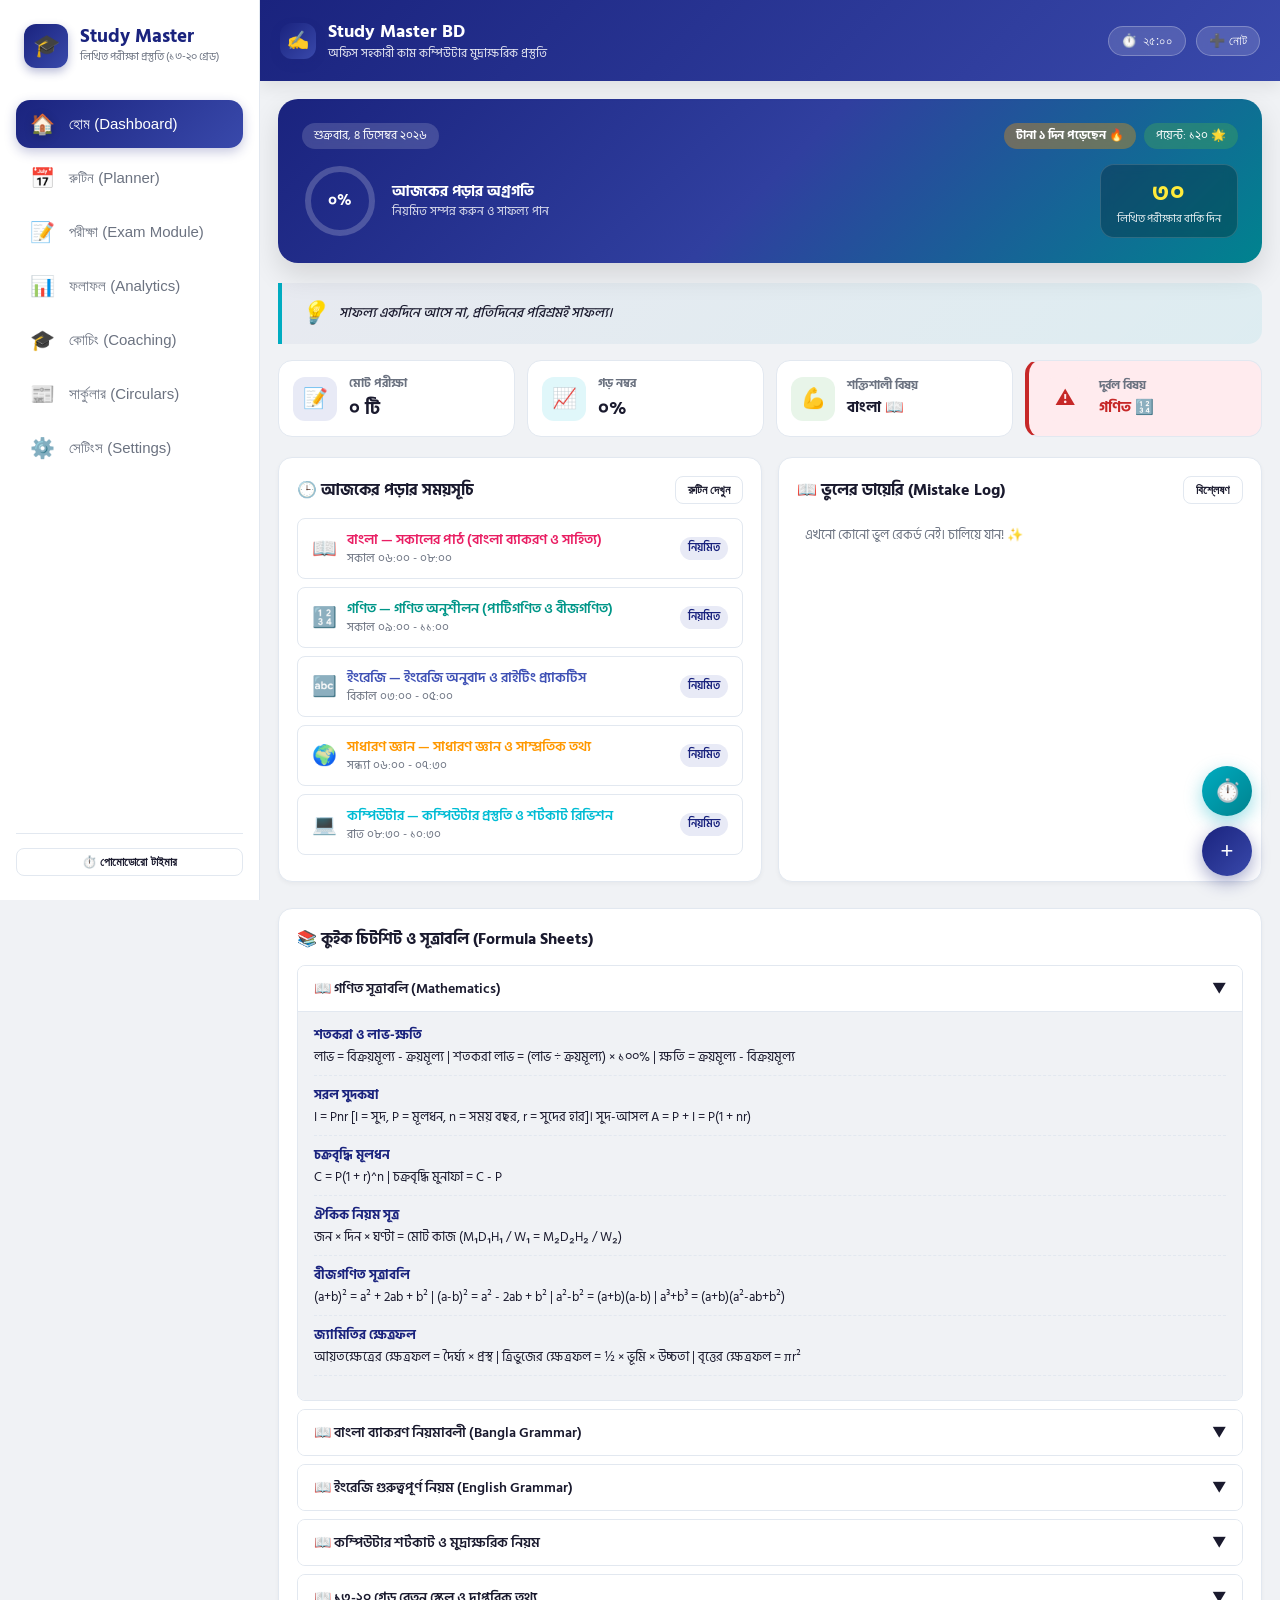
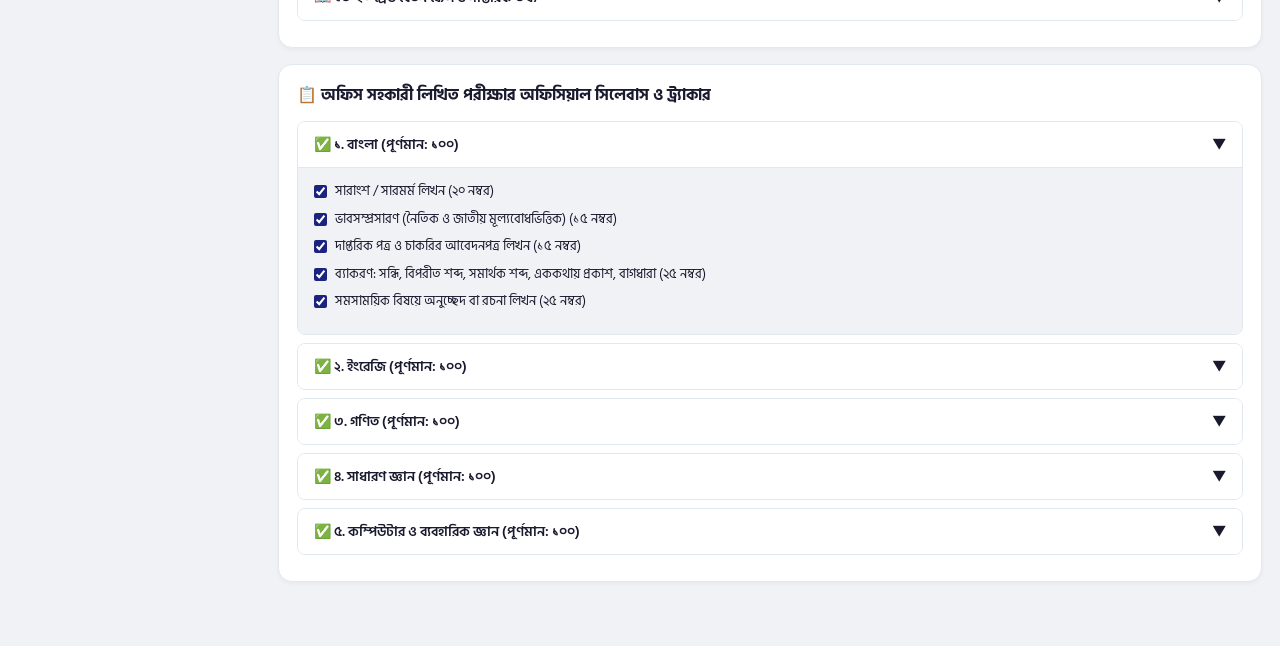
<file: index.html>
<!DOCTYPE html>
<html lang="bn">
<head>
  <meta charset="UTF-8">
  <meta http-equiv="refresh" content="0; url=app/src/main/assets/index.html">
  <title>Study Master — বাংলাদেশ সরকারি চাকরির লিখিত পরীক্ষা প্রস্তুতি</title>
</head>
<body style="font-family: sans-serif; display: flex; align-items: center; justify-content: center; height: 100vh; background: #f0f2f5; margin: 0;">
  <div style="text-align: center; background: white; padding: 30px; border-radius: 16px; box-shadow: 0 4px 20px rgba(0,0,0,0.1);">
    <h2 style="color: #1a237e;">🎓 Study Master</h2>
    <p>লোড হচ্ছে... স্বয়ংক্রিয়ভাবে না গেলে <a href="app/src/main/assets/index.html" style="color: #00acc1; font-weight: bold;">এখানে ক্লিক করুন</a></p>
  </div>
</body>
</html>
</file>
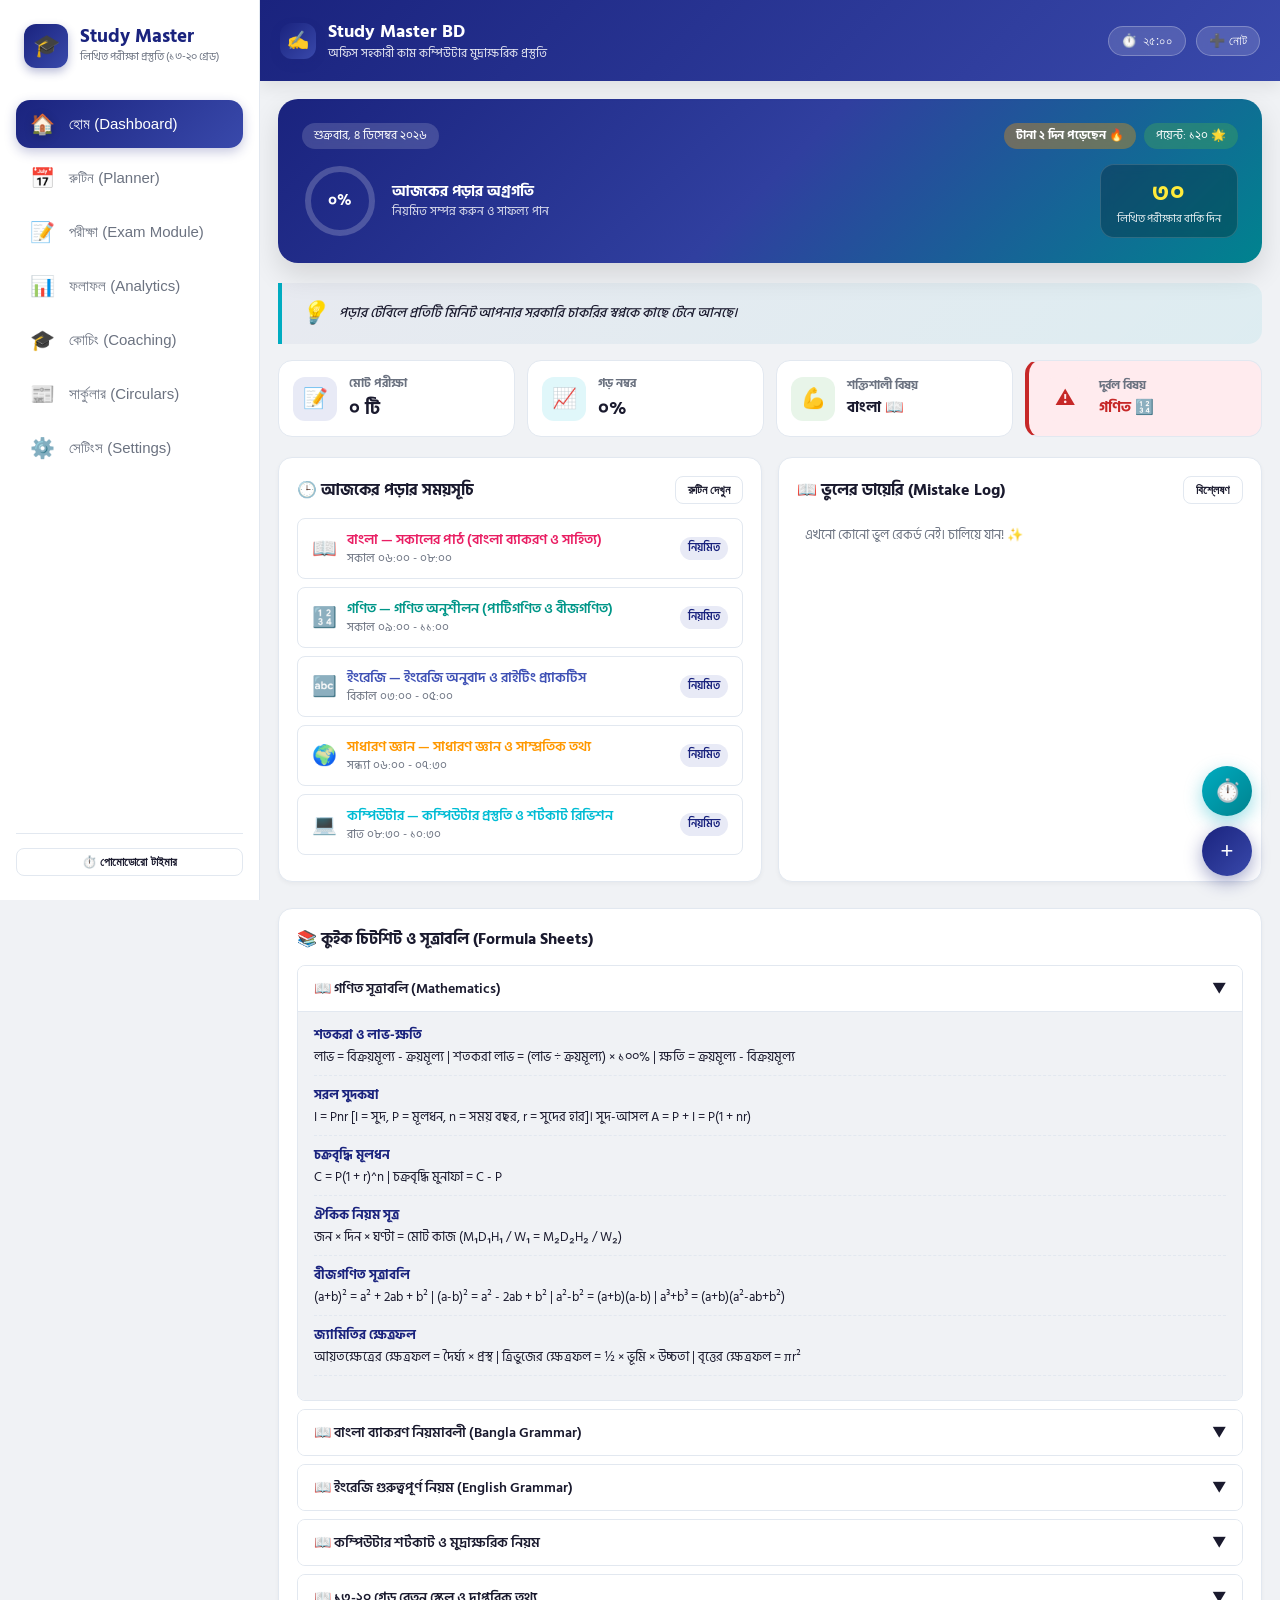
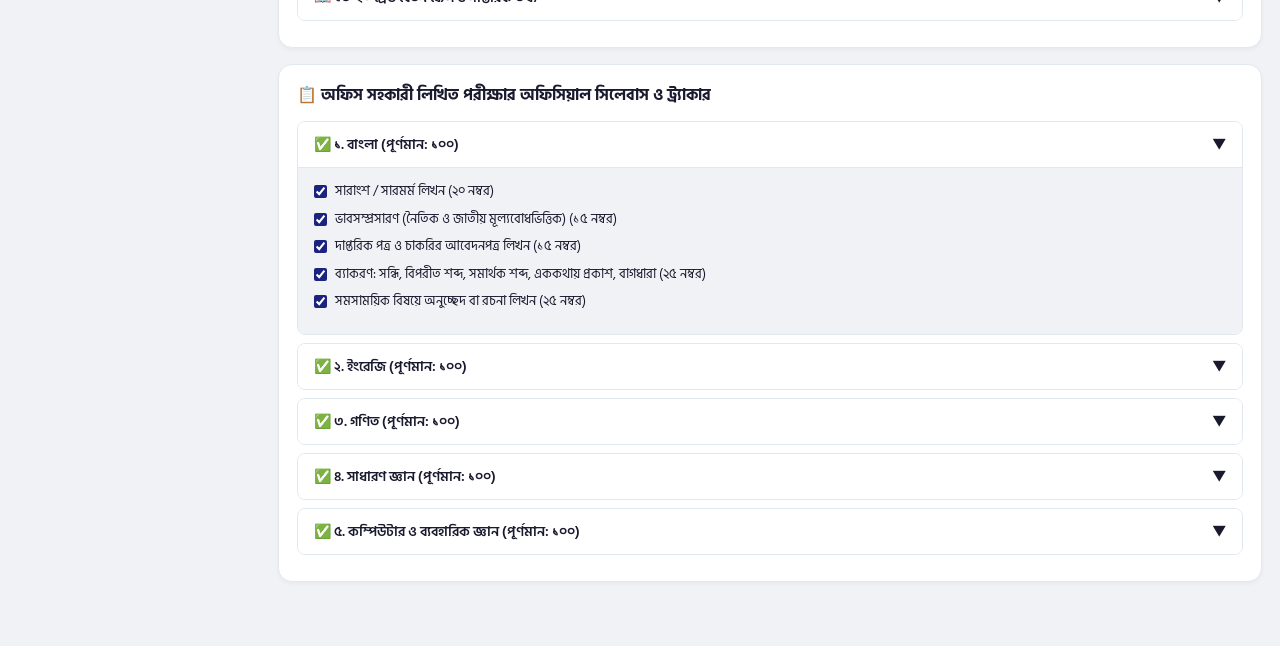
<file: app/src/main/assets/index.html>
<!DOCTYPE html>
<html lang="bn">
<head>
  <meta charset="UTF-8">
  <meta name="viewport" content="width=device-width, initial-scale=1.0, maximum-scale=1.0, user-scalable=no">
  <title>Study Master — বাংলাদেশ সরকারি চাকরির লিখিত পরীক্ষা প্রস্তুতি</title>
  <!-- Google Fonts: Hind Siliguri + Inter -->
  <link rel="preconnect" href="https://fonts.googleapis.com">
  <link rel="preconnect" href="https://fonts.gstatic.com" crossorigin>
  <link href="https://fonts.googleapis.com/css2?family=Hind+Siliguri:wght@400;500;600;700&family=Inter:wght@400;600;700;800&display=swap" rel="stylesheet">
  <link rel="stylesheet" href="style.css">
</head>
<body class="font-medium">

  <canvas id="confetti-canvas"></canvas>
  <div id="toast-container" class="toast-container"></div>

  <!-- App Main Structure -->
  <div class="app-container">
    
    <!-- Desktop Sidebar -->
    <aside class="app-sidebar">
      <div class="brand-header">
        <div class="brand-logo">🎓</div>
        <div class="brand-info">
          <h1>Study Master</h1>
          <p>লিখিত পরীক্ষা প্রস্তুতি (১৩-২০ গ্রেড)</p>
        </div>
      </div>
      <nav class="sidebar-nav">
        <button class="nav-link active" data-section="dashboard">
          <span class="nav-icon">🏠</span>
          <span>হোম (Dashboard)</span>
        </button>
        <button class="nav-link" data-section="routine">
          <span class="nav-icon">📅</span>
          <span>রুটিন (Planner)</span>
        </button>
        <button class="nav-link" data-section="exam">
          <span class="nav-icon">📝</span>
          <span>পরীক্ষা (Exam Module)</span>
        </button>
        <button class="nav-link" data-section="analytics">
          <span class="nav-icon">📊</span>
          <span>ফলাফল (Analytics)</span>
        </button>
        <button class="nav-link" data-section="coaching">
          <span class="nav-icon">🎓</span>
          <span>কোচিং (Coaching)</span>
        </button>
        <button class="nav-link" data-section="circulars">
          <span class="nav-icon">📰</span>
          <span>সার্কুলার (Circulars)</span>
        </button>
        <button class="nav-link" data-section="settings">
          <span class="nav-icon">⚙️</span>
          <span>সেটিংস (Settings)</span>
        </button>
      </nav>
      <div style="padding-top: 14px; border-top: 1px solid var(--border);">
        <button class="btn btn-outline btn-sm" style="width: 100%;" onclick="openModal('modal-pomodoro')">⏱️ পোমোডোরো টাইমার</button>
      </div>
    </aside>

    <!-- App Main Screen Content -->
    <main class="app-main">
      <!-- Gradient Header -->
      <header class="app-header">
        <div class="header-left">
          <div class="brand-logo" style="width: 36px; height: 36px; font-size: 18px;">✍️</div>
          <div class="header-title-box">
            <h2>Study Master BD</h2>
            <p>অফিস সহকারী কাম কম্পিউটার মুদ্রাক্ষরিক প্রস্তুতি</p>
          </div>
        </div>
        <div class="header-actions">
          <button class="btn-icon-pill" onclick="openModal('modal-pomodoro')">
            <span>⏱️</span>
            <span id="header-pomo-status">২৫:০০</span>
          </button>
          <button class="btn-icon-pill" onclick="openModal('modal-quick-note')">
            <span>➕ নোট</span>
          </button>
        </div>
      </header>

      <!-- SECTION 1: DASHBOARD -->
      <section id="section-dashboard" class="page-section active">
        <!-- Hero Overview Card -->
        <div class="hero-card">
          <div class="hero-content">
            <div style="display: flex; justify-content: space-between; align-items: center; flex-wrap: wrap; gap: 8px;">
              <span class="hero-date-badge" id="dash-date-text">শনিবার, ২৬ সেপ্টেম্বর ২০২৬</span>
              <div style="display: flex; gap: 8px;">
                <span class="hero-date-badge" id="dash-streak-badge" style="background: rgba(255, 152, 0, 0.35); font-weight: 700;">টানা ১ দিন পড়েছেন 🔥</span>
                <span class="hero-date-badge" id="dash-points-badge" style="background: rgba(76, 175, 80, 0.35);">পয়েন্ট: ১২০ 🌟</span>
              </div>
            </div>

            <div class="hero-stats-row">
              <div class="progress-ring-box">
                <div class="progress-ring">
                  <svg width="76" height="76">
                    <circle class="progress-ring-circle-bg" stroke-width="6" fill="transparent" r="32" cx="38" cy="38" />
                    <circle id="dash-progress-circle" class="progress-ring-circle" stroke-width="6" fill="transparent" r="32" cx="38" cy="38" />
                  </svg>
                  <div id="dash-progress-text" class="progress-ring-text">০%</div>
                </div>
                <div>
                  <div style="font-size: 15px; font-weight: 700;">আজকের পড়ার অগ্রগতি</div>
                  <div style="font-size: 12px; opacity: 0.85;">নিয়মিত সম্পন্ন করুন ও সাফল্য পান</div>
                </div>
              </div>

              <!-- Flip Countdown Widget -->
              <div class="countdown-box">
                <div class="countdown-digits" id="dash-countdown-days">৩০</div>
                <div class="countdown-label">লিখিত পরীক্ষার বাকি দিন</div>
              </div>
            </div>
          </div>
        </div>

        <!-- Motivational Quote -->
        <div class="quote-box">
          <span style="font-size: 22px;">💡</span>
          <div id="dash-quote-text" style="font-size: 13.5px; font-weight: 500;">সাফল্য একদিনে আসে না, প্রতিদিনের পরিশ্রমই সাফল্য।</div>
        </div>

        <!-- Revision Alert Banner (if any) -->
        <div id="dash-revision-box" style="display: none; margin-bottom: 16px;"></div>

        <!-- Quick Stats (4 cards) -->
        <div class="grid-4" style="margin-bottom: 20px;">
          <div class="stat-card">
            <div class="stat-icon" style="background: var(--primary-subtle); color: var(--primary);">📝</div>
            <div class="stat-info">
              <h4>মোট পরীক্ষা</h4>
              <p id="stat-total-exams">০ টি</p>
            </div>
          </div>
          <div class="stat-card">
            <div class="stat-icon" style="background: var(--accent-light); color: var(--accent);">📈</div>
            <div class="stat-info">
              <h4>গড় নম্বর</h4>
              <p id="stat-avg-score">০%</p>
            </div>
          </div>
          <div class="stat-card">
            <div class="stat-icon" style="background: var(--success-subtle); color: var(--success);">💪</div>
            <div class="stat-info">
              <h4>শক্তিশালী বিষয়</h4>
              <p id="stat-strong-sub" style="font-size: 15px;">বাংলা</p>
            </div>
          </div>
          <div class="stat-card weak-highlight">
            <div class="stat-icon" style="background: var(--danger-subtle); color: var(--danger);">⚠️</div>
            <div class="stat-info">
              <h4>দুর্বল বিষয়</h4>
              <p id="stat-weak-sub" style="font-size: 15px; color: var(--danger);">গণিত</p>
            </div>
          </div>
        </div>

        <div class="grid-2">
          <!-- Today's Schedule -->
          <div class="card">
            <div class="card-header">
              <div class="card-title">🕒 আজকের পড়ার সময়সূচি</div>
              <button class="btn btn-outline btn-sm" onclick="navigateTo('routine')">রুটিন দেখুন</button>
            </div>
            <div id="dash-schedule-list"></div>
          </div>

          <!-- Mistake Diary Highlight -->
          <div class="card">
            <div class="card-header">
              <div class="card-title">📖 ভুলের ডায়েরি (Mistake Log)</div>
              <button class="btn btn-outline btn-sm" onclick="navigateTo('analytics')">বিশ্লেষণ</button>
            </div>
            <div id="dash-mistake-box"></div>
          </div>
        </div>

        <!-- Formula Sheet Accordion (Cheat Sheet) -->
        <div class="card" style="margin-top: 10px;">
          <div class="card-header">
            <div class="card-title">📚 কুইক চিটশিট ও সূত্রাবলি (Formula Sheets)</div>
          </div>
          <div id="formula-accordion-container"></div>
        </div>

        <!-- Official Syllabus Accordion -->
        <div class="card">
          <div class="card-header">
            <div class="card-title">📋 অফিস সহকারী লিখিত পরীক্ষার অফিসিয়াল সিলেবাস ও ট্র্যাকার</div>
          </div>
          <div id="syllabus-accordion-container"></div>
        </div>
      </section>

      <!-- SECTION 2: ROUTINE (Study Planner) -->
      <section id="section-routine" class="page-section">
        <div style="display: flex; justify-content: space-between; align-items: center; margin-bottom: 18px; flex-wrap: wrap; gap: 10px;">
          <div>
            <h3 style="font-size: 20px; font-weight: 700;">📅 লিখিত পরীক্ষার স্টাডি প্ল্যানার</h3>
            <p style="font-size: 13px; color: var(--muted);">বিষয় ও টপিক ব্যবস্থাপনা এবং সাপ্তাহিক রুটিন জেনারেটর</p>
          </div>
          <div style="display: flex; gap: 8px;">
            <button class="btn btn-accent btn-sm" onclick="generateWeeklyRoutine()">⚡ অটো রুটিন তৈরি করুন</button>
            <button class="btn btn-outline btn-sm" onclick="window.print()">🖨️ প্রিন্ট / সেভ</button>
          </div>
        </div>

        <!-- Daily Priority Checklist -->
        <div class="card" style="border-left: 4px solid var(--accent); margin-bottom: 20px;">
          <div class="card-header">
            <div class="card-title">✅ আজকের অগ্রাধিকার চেকলিস্ট (Daily Checklist)</div>
          </div>
          <div id="daily-checklist-container"></div>
        </div>

        <!-- Auto Routine Table -->
        <div class="card">
          <div class="card-header">
            <div class="card-title">🗓️ ৭ দিনের সাপ্তাহিক স্টাডি রুটিন</div>
          </div>
          <div class="routine-table-wrapper">
            <table class="routine-table">
              <thead>
                <tr>
                  <th>বার</th>
                  <th>সকালের সেশন (০৬:০০ - ০৯:০০)</th>
                  <th>সন্ধ্যার সেশন (১৮:০০ - ২১:০০)</th>
                  <th>মডেল টেস্ট ও অনুশীলন</th>
                </tr>
              </thead>
              <tbody id="routine-table-body">
                <tr><td colspan="4" style="text-align: center; color: var(--muted); padding: 18px;">"অটো রুটিন তৈরি করুন" বাটনে ক্লিক করে স্বয়ংক্রিয় রুটিন তৈরি করুন।</td></tr>
              </tbody>
            </table>
          </div>
        </div>

        <!-- Subject & Topic Manager -->
        <div style="margin-top: 24px; margin-bottom: 12px;">
          <h4 style="font-size: 17px; font-weight: 700;">📖 বিষয়ভিত্তিক টপিক ও প্রায়োরিটি ম্যানেজার</h4>
        </div>
        <div class="grid-2" id="routine-subjects-container"></div>
      </section>

      <!-- SECTION 3: EXAM MODULE (পরীক্ষা) -->
      <section id="section-exam" class="page-section">
        <!-- Step 1: Exam Setup -->
        <div id="exam-setup-container">
          <div class="card" id="exam-setup-card">
            <div class="card-header" style="flex-wrap: wrap; gap: 8px;">
              <div class="card-title">📝 লিখিত পরীক্ষা সেটআপ (Gemini AI & Question Bank)</div>
              <div id="exam-api-status-badge"></div>
            </div>

            <div class="grid-2">
              <div class="form-group">
                <label class="form-label">বিষয় নির্বাচন করুন:</label>
                <select id="exam-setup-subject" class="form-control">
                  <option value="বাংলা">বাংলা (১০০ নম্বর — লিখিত)</option>
                  <option value="ইংরেজি">ইংরেজি (১০০ নম্বর — লিখিত)</option>
                  <option value="গণিত">গণিত (১০০ নম্বর — লিখিত পূর্ণ সমাধান)</option>
                  <option value="সাধারণ জ্ঞান">সাধারণ জ্ঞান (১০০ নম্বর — লিখিত)</option>
                  <option value="কম্পিউটার">কম্পিউটার ও আইসিটি (১০০ নম্বর — লিখিত)</option>
                </select>
              </div>

              <div class="form-group">
                <label class="form-label">পরীক্ষার সময়সীমা (মিনিট):</label>
                <input type="number" id="exam-setup-duration" class="form-control" value="60" min="10" max="180">
              </div>
            </div>

            <div class="form-group">
              <label class="form-label">পরীক্ষার ম্যাটেরিয়াল বা বইয়ের অংশ (ঐচ্ছিক — Gemini AI নির্দিষ্ট প্রশ্ন তৈরি করবে):</label>
              <textarea id="exam-setup-material" class="form-control" placeholder="এখানে পিডিএফ বা বই থেকে টেক্সট পেস্ট করতে পারেন। খালি রাখলে সরকারি সিলেবাস থেকে প্রশ্ন হবে..."></textarea>
            </div>

            <div style="display: flex; gap: 12px; flex-wrap: wrap;">
              <button class="btn btn-primary btn-lg" onclick="generateExamWithGemini()">✨ প্রশ্ন তৈরি করুন (Gemini AI)</button>
              <button class="btn btn-accent btn-lg" onclick="startExamFromBank(document.getElementById('offline-bank-select').value)">
                📂 অফলাইন প্রশ্ন ব্যাংক থেকে শুরু
              </button>
            </div>

            <div style="margin-top: 14px;">
              <label class="form-label">অফলাইন মডেল প্রশ্ন নির্বাচন করুন:</label>
              <select id="offline-bank-select" class="form-control"></select>
            </div>
          </div>

          <!-- Skeleton Loader -->
          <div id="exam-skeleton-loader" style="display: none;">
            <div class="card">
              <div class="skeleton skeleton-title"></div>
              <div class="skeleton skeleton-text"></div>
              <div class="skeleton skeleton-text" style="width: 80%;"></div>
              <div class="skeleton skeleton-text" style="width: 90%;"></div>
              <div style="text-align: center; color: var(--primary); font-weight: 700; margin-top: 16px;">
                <span id="exam-loader-status-msg">🤖 Gemini AI সরকারি চাকরির লিখিত পরীক্ষার প্রশ্ন তৈরি করছে... অনুগ্রহ করে অপেক্ষা করুন।</span>
              </div>
            </div>
          </div>
        </div>

        <!-- Step 2: Exam Hall (Fullscreen interface) -->
        <div id="exam-hall-container" style="display: none;">
          <div class="card" style="background: linear-gradient(135deg, #1a237e, #303f9f); color: #fff; margin-bottom: 16px;">
            <div style="display: flex; justify-content: space-between; align-items: center; flex-wrap: wrap; gap: 10px;">
              <div>
                <h3 id="hall-exam-title" style="font-size: 19px; font-weight: 700;">লিখিত পরীক্ষা</h3>
                <p id="hall-exam-marks" style="font-size: 13px; opacity: 0.9;">পূর্ণমান: ১০০</p>
              </div>
              <div style="background: #fff; padding: 6px 18px; border-radius: 9999px;">
                <span style="font-size: 12px; color: var(--muted); font-weight: 600;">সময় বাকি:</span>
                <span id="hall-timer" style="font-size: 20px; font-weight: 800; color: #1a237e; margin-left: 6px;">৬০:০০</span>
              </div>
            </div>
          </div>

          <!-- Questions List -->
          <div id="hall-questions-list"></div>

          <div style="text-align: center; margin-top: 24px;">
            <button class="btn btn-danger btn-lg" onclick="confirmFinishExam()">🛑 পরীক্ষা শেষ করুন ও মূল্যায়ন দেখুন</button>
          </div>
        </div>

        <!-- Step 3: Exam Evaluation -->
        <div id="exam-eval-container" style="display: none;">
          <div class="card" style="border-left: 5px solid var(--accent);">
            <div style="display: flex; justify-content: space-between; align-items: center; flex-wrap: wrap; gap: 10px;">
              <div>
                <h3 style="font-size: 18px; font-weight: 700;">📝 উত্তরপত্র মূল্যায়ন ও নম্বর প্রদান</h3>
                <p style="font-size: 13px; color: var(--muted);">মডেল উত্তরের সাথে মিলিয়ে প্রতিটি প্রশ্নের প্রাপ্ত নম্বর দিন</p>
              </div>
              <div style="background: var(--primary-subtle); padding: 8px 16px; border-radius: 8px;">
                <span style="font-size: 13px; font-weight: 600;">মোট প্রাপ্ত নম্বর:</span>
                <span id="eval-total-display" style="font-size: 18px; font-weight: 800; color: var(--primary); margin-left: 6px;">০ / ১০০</span>
              </div>
            </div>
          </div>

          <div id="eval-questions-list"></div>

          <div style="text-align: center; margin-top: 24px;">
            <button class="btn btn-primary btn-lg" onclick="saveExamResult()">💾 ফলাফল সেভ করুন ও বিশ্লেষণে যান</button>
          </div>
        </div>
      </section>

      <!-- SECTION 4: ANALYTICS (ফলাফল ও Analytics) -->
      <section id="section-analytics" class="page-section">
        <div style="display: flex; justify-content: space-between; align-items: center; margin-bottom: 16px; flex-wrap: wrap; gap: 8px;">
          <div>
            <h3 style="font-size: 20px; font-weight: 700;">📊 ফলাফল ও পারফরম্যান্স বিশ্লেষণ</h3>
            <p style="font-size: 13px; color: var(--muted);">বিষয়ভিত্তিক দুর্বলতা চিহ্নিতকরণ ও প্রগ্রেস ট্র্যাকিং</p>
          </div>
          <button class="btn btn-primary btn-sm" onclick="exportExamsToCSV()">📥 এক্সপোর্ট CSV</button>
        </div>

        <!-- Pure CSS Bar Chart -->
        <div class="card">
          <div class="card-header">
            <div class="card-title">📈 বিষয়ভিত্তিক গড় নম্বর (Pure CSS Bar Chart)</div>
          </div>
          <div class="css-bar-chart" id="analytics-bar-chart"></div>
        </div>

        <!-- Heatmap -->
        <div class="card">
          <div class="card-header">
            <div class="card-title">🔥 পরীক্ষার নিয়মিততা হিটম্যাপ (Heatmap Grid)</div>
          </div>
          <p style="font-size: 12px; color: var(--muted);">বিগত ৪ সপ্তাহের পরীক্ষার ধারাবাহিকতা</p>
          <div class="heatmap-container" id="analytics-heatmap"></div>
        </div>

        <!-- Exam History Table -->
        <div class="card">
          <div class="card-header">
            <div class="card-title">📋 পরীক্ষার সম্পূর্ণ ইতিহাস</div>
          </div>
          <div class="routine-table-wrapper">
            <table class="routine-table">
              <thead>
                <tr>
                  <th>তারিখ</th>
                  <th>বিষয়</th>
                  <th>প্রাপ্ত নম্বর</th>
                  <th>পূর্ণমান</th>
                  <th>শতাংশ</th>
                  <th>মন্তব্য</th>
                </tr>
              </thead>
              <tbody id="exam-history-tbody"></tbody>
            </table>
          </div>
        </div>
      </section>

      <!-- SECTION 5: COACHING TRACKER (কোচিং) -->
      <section id="section-coaching" class="page-section">
        <h3 style="font-size: 20px; font-weight: 700; margin-bottom: 4px;">🎓 কোচিং ট্র্যাকার ও স্পেসড রিপিটেশন</h3>
        <p style="font-size: 13px; color: var(--muted); margin-bottom: 18px;">Ebbinghaus Forgetting Curve অনুযায়ী ১, ৩, ৭, ১৪ ও ৩০ দিনে রিভিশন অ্যালার্ট</p>

        <!-- New Coaching Entry Form -->
        <div class="card">
          <div class="card-header">
            <div class="card-title">➕ নতুন কোচিং ক্লাসের নোট যোগ করুন</div>
          </div>
          <div class="grid-2">
            <div class="form-group">
              <label class="form-label">বিষয়:</label>
              <select id="coach-input-subject" class="form-control">
                <option value="বাংলা">বাংলা</option>
                <option value="ইংরেজি">ইংরেজি</option>
                <option value="গণিত">গণিত</option>
                <option value="সাধারণ জ্ঞান">সাধারণ জ্ঞান</option>
                <option value="কম্পিউটার">কম্পিউটার</option>
              </select>
            </div>
            <div class="form-group">
              <label class="form-label">টপিকের নাম:</label>
              <input type="text" id="coach-input-topic" class="form-control" placeholder="যেমন: শতকরা ও লাভ-ক্ষতির শর্টকাট সূত্র">
            </div>
          </div>
          <div class="grid-2">
            <div class="form-group">
              <label class="form-label">শিক্ষকের গুরুত্বপূর্ণ নোট:</label>
              <input type="text" id="coach-input-teacher-note" class="form-control" placeholder="স্যার যে নিয়মগুলো বেশি গুরুত্ব দিয়েছেন...">
            </div>
            <div class="form-group">
              <label class="form-label">নিজের বোঝার সুবিধার্থে নোট:</label>
              <input type="text" id="coach-input-my-note" class="form-control" placeholder="যে ভুলগুলো আমার হতে পারে...">
            </div>
          </div>
          <button class="btn btn-primary" onclick="addCoachingEntry()">💾 কোচিং ক্লাস সেভ করুন ও রিভিশন শিডিউল তৈরি করুন</button>
        </div>

        <div class="grid-2">
          <!-- Revision Timeline -->
          <div class="card">
            <div class="card-header">
              <div class="card-title">🔔 স্পেসড রিপিটেশন শিডিউল (Pending Revisions)</div>
            </div>
            <div id="coaching-revisions-list"></div>
          </div>

          <!-- Class Logs List -->
          <div class="card">
            <div class="card-header">
              <div class="card-title">📚 বিগত ক্লাসের নোটসমূহ</div>
            </div>
            <div id="coaching-logs-list"></div>
          </div>
        </div>
      </section>

      <!-- SECTION 6: CIRCULARS (সার্কুলার মনিটর) -->
      <section id="section-circulars" class="page-section">
        <h3 style="font-size: 20px; font-weight: 700; margin-bottom: 4px;">📰 সরকারি চাকরির সার্কুলার মনিটর</h3>
        <p style="font-size: 13px; color: var(--muted); margin-bottom: 18px;">অফিস সহকারী কাম কম্পিউটার মুদ্রাক্ষরিক পদের সার্কুলার ও ডেডলাইন ট্র্যাকার</p>

        <!-- Quick Search Links -->
        <div class="card" style="background: var(--primary-subtle);">
          <div style="font-size: 14px; font-weight: 700; margin-bottom: 8px;">🔍 এক ক্লিকে সরাসরি সার্চ করুন:</div>
          <div style="display: flex; gap: 8px; flex-wrap: wrap;">
            <a href="https://www.google.com/search?q=অফিস+সহকারী+কাম+কম্পিউটার+মুদ্রাক্ষরিক+নিয়োগ+বিজ্ঞপ্তি" target="_blank" class="btn btn-outline btn-sm" style="background: #fff;">🌐 Google সার্কুলার সার্চ</a>
            <a href="https://jobs.bdjobs.com" target="_blank" class="btn btn-outline btn-sm" style="background: #fff;">💼 BDJobs সরকারি চাকরি</a>
            <a href="https://bangladesh.gov.bd" target="_blank" class="btn btn-outline btn-sm" style="background: #fff;">🏛️ জাতীয় তথ্য বাতায়ন</a>
          </div>
        </div>

        <!-- Add Custom Circular -->
        <div class="card">
          <div class="card-header">
            <div class="card-title">➕ নতুন সার্কুলার রিমাইন্ডার যোগ করুন</div>
          </div>
          <div class="grid-2">
            <div class="form-group">
              <label class="form-label">পদের নাম:</label>
              <input type="text" id="circ-input-title" class="form-control" value="অফিস সহকারী কাম কম্পিউটার মুদ্রাক্ষরিক">
            </div>
            <div class="form-group">
              <label class="form-label">প্রতিষ্ঠান / মন্ত্রণালয়:</label>
              <input type="text" id="circ-input-org" class="form-control" placeholder="যেমন: স্বাস্থ্য অধিদপ্তর / খাদ্য অধিদপ্তর">
            </div>
          </div>
          <div class="grid-2">
            <div class="form-group">
              <label class="form-label">আবেদনের শেষ তারিখ:</label>
              <input type="date" id="circ-input-deadline" class="form-control">
            </div>
            <div class="form-group">
              <label class="form-label">সার্কুলার লিংক:</label>
              <input type="url" id="circ-input-link" class="form-control" placeholder="https://...">
            </div>
          </div>
          <button class="btn btn-primary" onclick="addCustomCircular()">📌 সার্কুলার সেভ করুন</button>
        </div>

        <div class="grid-2">
          <!-- Circular Sites -->
          <div class="card">
            <div class="card-header">
              <div class="card-title">🌐 নিয়মিত মনিটর করা ওয়েবসাইটসমূহ</div>
            </div>
            <div id="circular-sites-list"></div>
          </div>

          <!-- Saved Circulars -->
          <div class="card">
            <div class="card-header">
              <div class="card-title">📑 আমার ট্র্যাক করা সার্কুলারসমূহ</div>
            </div>
            <div id="custom-circulars-list"></div>
          </div>
        </div>
      </section>

      <!-- SECTION 7: SETTINGS (সেটিংস) -->
      <section id="section-settings" class="page-section">
        <h3 style="font-size: 20px; font-weight: 700; margin-bottom: 4px;">⚙️ অ্যাপ সেটিংস ও প্রোফাইল</h3>
        <p style="font-size: 13px; color: var(--muted); margin-bottom: 18px;">Gemini API, ডার্ক মোড ও ডেটা ব্যাকআপ কনফিগারেশন</p>

        <!-- API Configuration -->
        <div class="card">
          <div class="card-header">
            <div class="card-title">🤖 Gemini AI কনফিগারেশন</div>
          </div>
          <div class="form-group">
            <label class="form-label">Gemini API Key:</label>
            <div style="display: flex; gap: 8px;">
              <input type="password" id="setting-api-key-input" class="form-control" placeholder="AI Studio থেকে প্রাপ্ত API Key দিন">
              <button class="btn btn-outline" onclick="const f = document.getElementById('setting-api-key-input'); f.type = f.type==='password'?'text':'password';">👁️</button>
              <button class="btn btn-accent" onclick="testApiKey()">টেস্ট করুন</button>
            </div>
          </div>
        </div>

        <!-- Profile Settings -->
        <div class="card">
          <div class="card-header">
            <div class="card-title">👤 প্রোফাইল ও লক্ষ্য</div>
          </div>
          <div class="grid-2">
            <div class="form-group">
              <label class="form-label">আপনার নাম:</label>
              <input type="text" id="setting-name-input" class="form-control" value="পরীক্ষার্থী">
            </div>
            <div class="form-group">
              <label class="form-label">টার্গেট পোস্ট:</label>
              <input type="text" id="setting-post-input" class="form-control" value="অফিস সহকারী কাম কম্পিউটার মুদ্রাক্ষরিক">
            </div>
          </div>
          <div class="form-group">
            <label class="form-label">টার্গেট পরীক্ষার সম্ভাব্য তারিখ:</label>
            <input type="date" id="setting-date-input" class="form-control">
          </div>
        </div>

        <!-- App Display & Data Settings -->
        <div class="card">
          <div class="card-header">
            <div class="card-title">🎨 ডিসপ্লে ও থিম</div>
          </div>
          <div style="display: flex; justify-content: space-between; align-items: center; padding: 8px 0;">
            <span>ডার্ক মোড (Dark Mode)</span>
            <input type="checkbox" id="setting-darkmode-toggle" style="width: 20px; height: 20px; cursor: pointer;">
          </div>
        </div>

        <div style="display: flex; gap: 10px; margin-top: 20px;">
          <button class="btn btn-primary btn-lg" onclick="saveSettings()">💾 সেটিংস সংরক্ষণ করুন</button>
        </div>
      </section>

    </main>

    <!-- Mobile Bottom Navigation Bar -->
    <nav class="mobile-bottom-nav">
      <button class="mobile-nav-btn active" data-section="dashboard">
        <span class="icon">🏠</span>
        <span>হোম</span>
      </button>
      <button class="mobile-nav-btn" data-section="routine">
        <span class="icon">📅</span>
        <span>রুটিন</span>
      </button>
      <button class="mobile-nav-btn" data-section="exam">
        <span class="icon">📝</span>
        <span>পরীক্ষা</span>
      </button>
      <button class="mobile-nav-btn" data-section="analytics">
        <span class="icon">📊</span>
        <span>ফলাফল</span>
      </button>
      <button class="mobile-nav-btn" data-section="coaching">
        <span class="icon">🎓</span>
        <span>কোচিং</span>
      </button>
      <button class="mobile-nav-btn" data-section="circulars">
        <span class="icon">📰</span>
        <span>সার্কুলার</span>
      </button>
      <button class="mobile-nav-btn" data-section="settings">
        <span class="icon">⚙️</span>
        <span>সেটিংস</span>
      </button>
    </nav>

  </div>

  <!-- Floating Actions (Pomodoro & Quick Note) -->
  <div class="floating-action-group">
    <button class="fab" onclick="openModal('modal-pomodoro')" title="পোমোডোরো স্টাডি টাইমার">⏱️</button>
    <button class="fab fab-primary" onclick="openModal('modal-quick-note')" title="দ্রুত নোট">+</button>
  </div>

  <!-- MODAL: Pomodoro Timer -->
  <div id="modal-pomodoro" class="modal-overlay">
    <div class="modal-card" style="text-align: center;">
      <div class="modal-header">
        <h3 class="modal-title">⏱️ পোমোডোরো স্টাডি টাইমার</h3>
        <button class="btn-close" onclick="closeModal('modal-pomodoro')">✕</button>
      </div>
      <p style="font-size: 13px; color: var(--muted); margin-bottom: 20px;">২৫ মিনিট গভীর মনোযোগ দিয়ে পড়ুন এবং ৫ মিনিট বিরতি নিন।</p>
      
      <div style="font-size: 48px; font-weight: 800; color: var(--primary); letter-spacing: 2px; margin-bottom: 20px;" id="pomo-display">
        ২৫:০০
      </div>

      <div style="display: flex; justify-content: center; gap: 12px;">
        <button class="btn btn-primary btn-lg" id="pomo-toggle-btn" onclick="togglePomodoro()">শুরু করুন ▶</button>
        <button class="btn btn-outline" onclick="STATE.pomodoro.timeLeft = 25*60; updatePomodoroDisplay();">রিসেট ↺</button>
      </div>
    </div>
  </div>

  <!-- MODAL: Quick Note -->
  <div id="modal-quick-note" class="modal-overlay">
    <div class="modal-card">
      <div class="modal-header">
        <h3 class="modal-title">📝 দ্রুত পড়ার নোট (Quick Note)</h3>
        <button class="btn-close" onclick="closeModal('modal-quick-note')">✕</button>
      </div>
      <div class="form-group">
        <label class="form-label">নোটের শিরোনাম:</label>
        <input type="text" id="note-title-input" class="form-control" placeholder="যেমন: সন্ধি বিচ্ছেদের বিশেষ ব্যতিক্রম">
      </div>
      <div class="form-group">
        <label class="form-label">বিষয়:</label>
        <select id="note-subject-input" class="form-control">
          <option value="বাংলা">বাংলা</option>
          <option value="ইংরেজি">ইংরেজি</option>
          <option value="গণিত">গণিত</option>
          <option value="সাধারণ জ্ঞান">সাধারণ জ্ঞান</option>
          <option value="কম্পিউটার">কম্পিউটার</option>
        </select>
      </div>
      <div class="form-group">
        <label class="form-label">বিষয়বস্তু:</label>
        <textarea id="note-content-input" class="form-control" placeholder="গুরুত্বপূর্ণ তথ্য বা সূত্র লিখুন..."></textarea>
      </div>
      <button class="btn btn-primary" style="width: 100%;" onclick="saveQuickNote()">সেভ করুন</button>
    </div>
  </div>

  <!-- MODAL: Confirm Dialog -->
  <div id="modal-confirm" class="modal-overlay">
    <div class="modal-card" style="max-width: 400px; text-align: center;">
      <div style="font-size: 36px; margin-bottom: 10px;">⚠️</div>
      <h3 style="font-size: 17px; font-weight: 700; margin-bottom: 12px;" id="confirm-modal-msg">আপনি কি নিশ্চিত?</h3>
      <div style="display: flex; justify-content: center; gap: 12px; margin-top: 18px;">
        <button class="btn btn-outline" onclick="closeModal('modal-confirm')">বাতিল</button>
        <button class="btn btn-danger" onclick="executeConfirm()">হ্যাঁ, নিশ্চিত</button>
      </div>
    </div>
  </div>

  <!-- Scripts -->
  <script src="data.js"></script>
  <script src="app.js"></script>
</body>
</html>
</file>
<file: app/src/main/assets/style.css>
/* Study Master - Premium Design System & Styles */
:root {
  --primary: #1a237e;
  --primary-light: #3949ab;
  --primary-subtle: #e8eaf6;
  --accent: #00acc1;
  --accent-light: #e0f7fa;
  --success: #2e7d32;
  --success-subtle: #e8f5e9;
  --warning: #f57f17;
  --warning-subtle: #fffde7;
  --danger: #c62828;
  --danger-subtle: #ffebee;
  --bg: #f0f2f5;
  --card: #ffffff;
  --card-glass: rgba(255, 255, 255, 0.85);
  --border: #e2e8f0;
  --text: #1a1a2e;
  --muted: #6b7280;
  --shadow-sm: 0 2px 4px rgba(0,0,0,0.04);
  --shadow-md: 0 6px 16px rgba(0,0,0,0.08);
  --shadow-lg: 0 12px 28px rgba(0,0,0,0.12);
  --radius-sm: 8px;
  --radius-md: 14px;
  --radius-lg: 20px;
  --radius-full: 9999px;
  --font-base: 16px;
}

body.dark-mode {
  --bg: #0f121d;
  --card: #181c2d;
  --card-glass: rgba(24, 28, 45, 0.9);
  --border: #28314a;
  --text: #f0f3fa;
  --muted: #9ba3b5;
  --primary-subtle: #1e2440;
  --accent-light: #0d2830;
  --shadow-md: 0 6px 20px rgba(0,0,0,0.3);
}

body.font-small { --font-base: 14px; }
body.font-medium { --font-base: 16px; }
body.font-large { --font-base: 18px; }

* {
  box-sizing: border-box;
  margin: 0;
  padding: 0;
  -webkit-tap-highlight-color: transparent;
}

body {
  font-family: 'Hind Siliguri', 'Inter', -apple-system, BlinkMacSystemFont, sans-serif;
  font-size: var(--font-base);
  background-color: var(--bg);
  color: var(--text);
  line-height: 1.5;
  overflow-x: hidden;
  min-height: 100vh;
  transition: background-color 0.3s ease, color 0.3s ease;
}

/* App Container Layout */
.app-container {
  display: flex;
  min-height: 100vh;
  width: 100%;
}

/* Desktop Sidebar */
.app-sidebar {
  display: none;
  width: 260px;
  background: var(--card);
  border-right: 1px solid var(--border);
  padding: 24px 16px;
  flex-direction: column;
  position: sticky;
  top: 0;
  height: 100vh;
  z-index: 100;
}

.brand-header {
  display: flex;
  align-items: center;
  gap: 12px;
  margin-bottom: 32px;
  padding: 0 8px;
}

.brand-logo {
  width: 44px;
  height: 44px;
  border-radius: 12px;
  background: linear-gradient(135deg, var(--primary), var(--primary-light));
  display: flex;
  align-items: center;
  justify-content: center;
  color: #fff;
  font-size: 22px;
  box-shadow: 0 4px 10px rgba(26, 35, 126, 0.3);
}

.brand-info h1 {
  font-size: 19px;
  font-weight: 700;
  color: var(--primary);
  line-height: 1.2;
}

body.dark-mode .brand-info h1 {
  color: #7986cb;
}

.brand-info p {
  font-size: 11px;
  color: var(--muted);
}

.sidebar-nav {
  display: flex;
  flex-direction: column;
  gap: 6px;
  flex: 1;
}

.nav-link {
  display: flex;
  align-items: center;
  gap: 14px;
  padding: 12px 14px;
  border-radius: var(--radius-md);
  color: var(--muted);
  text-decoration: none;
  font-size: 15px;
  font-weight: 500;
  cursor: pointer;
  border: none;
  background: transparent;
  width: 100%;
  text-align: left;
  transition: all 0.2s ease;
}

.nav-link:hover {
  background: var(--primary-subtle);
  color: var(--primary);
  transform: translateX(3px);
}

.nav-link.active {
  background: linear-gradient(135deg, var(--primary), var(--primary-light));
  color: #ffffff;
  box-shadow: 0 4px 12px rgba(26, 35, 126, 0.25);
}

.nav-link.active .nav-icon {
  filter: drop-shadow(0 2px 4px rgba(0,0,0,0.2));
}

.nav-icon {
  font-size: 20px;
}

/* Main Content Area */
.app-main {
  flex: 1;
  display: flex;
  flex-direction: column;
  min-width: 0;
  padding-bottom: 80px; /* space for mobile bottom nav */
}

@media (min-width: 992px) {
  .app-sidebar {
    display: flex;
  }
  .app-main {
    padding-bottom: 30px;
  }
}

/* Header Gradient */
.app-header {
  background: linear-gradient(135deg, var(--primary), var(--primary-light));
  color: #ffffff;
  padding: 18px 20px;
  display: flex;
  align-items: center;
  justify-content: space-between;
  box-shadow: var(--shadow-md);
  position: sticky;
  top: 0;
  z-index: 90;
}

.header-left {
  display: flex;
  align-items: center;
  gap: 12px;
}

.header-title-box h2 {
  font-size: 18px;
  font-weight: 700;
}

.header-title-box p {
  font-size: 12px;
  opacity: 0.9;
}

.header-actions {
  display: flex;
  align-items: center;
  gap: 10px;
}

.btn-icon-pill {
  background: rgba(255, 255, 255, 0.15);
  border: 1px solid rgba(255, 255, 255, 0.25);
  color: #ffffff;
  padding: 6px 12px;
  border-radius: var(--radius-full);
  font-size: 13px;
  cursor: pointer;
  display: flex;
  align-items: center;
  gap: 6px;
  transition: all 0.2s ease;
  backdrop-filter: blur(4px);
}

.btn-icon-pill:hover {
  background: rgba(255, 255, 255, 0.28);
  transform: translateY(-1px);
}

/* Mobile Bottom Navigation */
.mobile-bottom-nav {
  position: fixed;
  bottom: 0;
  left: 0;
  right: 0;
  height: 64px;
  background: var(--card);
  backdrop-filter: blur(12px);
  border-top: 1px solid var(--border);
  display: flex;
  align-items: center;
  justify-content: space-around;
  z-index: 1000;
  box-shadow: 0 -4px 16px rgba(0,0,0,0.06);
}

@media (min-width: 992px) {
  .mobile-bottom-nav {
    display: none;
  }
}

.mobile-nav-btn {
  display: flex;
  flex-direction: column;
  align-items: center;
  justify-content: center;
  background: transparent;
  border: none;
  color: var(--muted);
  font-size: 11px;
  font-weight: 500;
  gap: 3px;
  flex: 1;
  height: 100%;
  cursor: pointer;
  transition: color 0.2s ease, transform 0.2s ease;
}

.mobile-nav-btn.active {
  color: var(--primary);
  font-weight: 700;
}

body.dark-mode .mobile-nav-btn.active {
  color: #9fa8da;
}

.mobile-nav-btn .icon {
  font-size: 19px;
  transition: transform 0.2s ease;
}

.mobile-nav-btn.active .icon {
  transform: translateY(-2px) scale(1.1);
}

/* Page Section Container */
.page-section {
  display: none;
  padding: 18px;
  max-width: 1200px;
  margin: 0 auto;
  width: 100%;
  animation: fadeIn 0.25s ease-out;
}

.page-section.active {
  display: block;
}

@keyframes fadeIn {
  from { opacity: 0; transform: translateY(6px); }
  to { opacity: 1; transform: translateY(0); }
}

/* Cards & Glassmorphism */
.card {
  background: var(--card);
  border: 1px solid var(--border);
  border-radius: var(--radius-md);
  padding: 18px;
  box-shadow: var(--shadow-sm);
  margin-bottom: 16px;
  transition: transform 0.2s ease, box-shadow 0.2s ease;
}

.card:hover {
  box-shadow: var(--shadow-md);
}

.card.glass {
  background: var(--card-glass);
  backdrop-filter: blur(10px);
}

.card-header {
  display: flex;
  align-items: center;
  justify-content: space-between;
  margin-bottom: 14px;
}

.card-title {
  font-size: 16px;
  font-weight: 700;
  color: var(--text);
  display: flex;
  align-items: center;
  gap: 8px;
}

/* Buttons */
.btn {
  display: inline-flex;
  align-items: center;
  justify-content: center;
  gap: 8px;
  padding: 10px 18px;
  font-size: 14px;
  font-weight: 600;
  border-radius: var(--radius-md);
  border: none;
  cursor: pointer;
  transition: all 0.2s ease;
  text-decoration: none;
}

.btn:active {
  transform: scale(0.98);
}

.btn-primary {
  background: linear-gradient(135deg, var(--primary), var(--primary-light));
  color: #ffffff;
  box-shadow: 0 4px 12px rgba(26, 35, 126, 0.25);
}

.btn-primary:hover {
  box-shadow: 0 6px 16px rgba(26, 35, 126, 0.35);
  transform: translateY(-1px);
}

.btn-accent {
  background: linear-gradient(135deg, var(--accent), #00838f);
  color: #ffffff;
  box-shadow: 0 4px 12px rgba(0, 172, 193, 0.25);
}

.btn-accent:hover {
  box-shadow: 0 6px 16px rgba(0, 172, 193, 0.35);
  transform: translateY(-1px);
}

.btn-outline {
  background: transparent;
  border: 1px solid var(--border);
  color: var(--text);
}

.btn-outline:hover {
  background: var(--primary-subtle);
  border-color: var(--primary-light);
  color: var(--primary);
}

.btn-danger {
  background: var(--danger);
  color: #ffffff;
}

.btn-danger:hover {
  background: #b71c1c;
}

.btn-sm {
  padding: 6px 12px;
  font-size: 12px;
  border-radius: var(--radius-sm);
}

.btn-lg {
  padding: 14px 28px;
  font-size: 16px;
  border-radius: var(--radius-md);
}

/* Grid Layouts */
.grid-2 {
  display: grid;
  grid-template-columns: repeat(auto-fit, minmax(280px, 1fr));
  gap: 16px;
}

.grid-3 {
  display: grid;
  grid-template-columns: repeat(auto-fit, minmax(220px, 1fr));
  gap: 14px;
}

.grid-4 {
  display: grid;
  grid-template-columns: repeat(auto-fit, minmax(140px, 1fr));
  gap: 12px;
}

/* Dashboard Banner Hero */
.hero-card {
  background: linear-gradient(135deg, #1a237e 0%, #303f9f 50%, #00838f 100%);
  color: #ffffff;
  border-radius: var(--radius-lg);
  padding: 24px;
  position: relative;
  overflow: hidden;
  box-shadow: var(--shadow-lg);
  margin-bottom: 20px;
}

.hero-content {
  position: relative;
  z-index: 2;
  display: flex;
  flex-direction: column;
  gap: 14px;
}

.hero-date-badge {
  display: inline-flex;
  align-items: center;
  gap: 6px;
  background: rgba(255, 255, 255, 0.16);
  padding: 4px 12px;
  border-radius: var(--radius-full);
  font-size: 12px;
  width: fit-content;
  backdrop-filter: blur(4px);
}

.hero-stats-row {
  display: flex;
  align-items: center;
  justify-content: space-between;
  flex-wrap: wrap;
  gap: 16px;
}

/* SVG Circular Progress Ring */
.progress-ring-box {
  display: flex;
  align-items: center;
  gap: 14px;
}

.progress-ring {
  position: relative;
  width: 76px;
  height: 76px;
}

.progress-ring svg {
  transform: rotate(-90deg);
}

.progress-ring-circle-bg {
  stroke: rgba(255, 255, 255, 0.2);
}

.progress-ring-circle {
  stroke: #00e5ff;
  stroke-linecap: round;
  transition: stroke-dashoffset 0.8s ease;
}

.progress-ring-text {
  position: absolute;
  top: 50%;
  left: 50%;
  transform: translate(-50%, -50%);
  font-weight: 700;
  font-size: 15px;
  color: #ffffff;
}

/* Flip Countdown Card */
.countdown-box {
  background: rgba(0, 0, 0, 0.25);
  padding: 10px 16px;
  border-radius: var(--radius-md);
  text-align: center;
  backdrop-filter: blur(6px);
  border: 1px solid rgba(255, 255, 255, 0.15);
}

.countdown-digits {
  font-size: 24px;
  font-weight: 800;
  color: #ffeb3b;
  letter-spacing: 1px;
}

.countdown-label {
  font-size: 11px;
  opacity: 0.9;
}

/* Quick Stats Card */
.stat-card {
  background: var(--card);
  border: 1px solid var(--border);
  border-radius: var(--radius-md);
  padding: 14px;
  display: flex;
  align-items: center;
  gap: 12px;
  transition: transform 0.2s ease;
}

.stat-card:hover {
  transform: translateY(-2px);
}

.stat-icon {
  width: 44px;
  height: 44px;
  border-radius: 12px;
  display: flex;
  align-items: center;
  justify-content: center;
  font-size: 20px;
}

.stat-info h4 {
  font-size: 12px;
  color: var(--muted);
  margin-bottom: 2px;
}

.stat-info p {
  font-size: 18px;
  font-weight: 700;
  color: var(--text);
}

.stat-card.weak-highlight {
  border-left: 4px solid var(--danger);
  background: var(--danger-subtle);
}

/* Quote Box */
.quote-box {
  background: linear-gradient(135deg, rgba(26, 35, 126, 0.04), rgba(0, 172, 193, 0.08));
  border-left: 4px solid var(--accent);
  padding: 14px 18px;
  border-radius: 0 var(--radius-md) var(--radius-md) 0;
  margin-bottom: 16px;
  font-style: italic;
  display: flex;
  align-items: center;
  gap: 12px;
}

/* Floating Actions & Pomodoro */
.floating-action-group {
  position: fixed;
  bottom: 80px;
  right: 18px;
  display: flex;
  flex-direction: column;
  gap: 10px;
  z-index: 800;
}

@media (min-width: 992px) {
  .floating-action-group {
    bottom: 24px;
    right: 28px;
  }
}

.fab {
  width: 50px;
  height: 50px;
  border-radius: 50%;
  border: none;
  background: linear-gradient(135deg, var(--accent), #00838f);
  color: #ffffff;
  display: flex;
  align-items: center;
  justify-content: center;
  font-size: 22px;
  box-shadow: 0 6px 18px rgba(0, 172, 193, 0.4);
  cursor: pointer;
  transition: transform 0.2s ease, box-shadow 0.2s ease;
}

.fab:hover {
  transform: scale(1.08) translateY(-2px);
  box-shadow: 0 8px 24px rgba(0, 172, 193, 0.5);
}

.fab.fab-primary {
  background: linear-gradient(135deg, var(--primary), var(--primary-light));
  box-shadow: 0 6px 18px rgba(26, 35, 126, 0.4);
}

/* Form Controls */
.form-group {
  margin-bottom: 14px;
}

.form-label {
  display: block;
  font-size: 13px;
  font-weight: 600;
  color: var(--text);
  margin-bottom: 6px;
}

.form-control {
  width: 100%;
  padding: 10px 14px;
  border: 1px solid var(--border);
  border-radius: var(--radius-sm);
  background: var(--card);
  color: var(--text);
  font-family: inherit;
  font-size: 14px;
  transition: border-color 0.2s ease, box-shadow 0.2s ease;
}

.form-control:focus {
  outline: none;
  border-color: var(--primary);
  box-shadow: 0 0 0 3px var(--primary-subtle);
}

textarea.form-control {
  min-height: 100px;
  resize: vertical;
}

/* Checklist items with strikethrough */
.checklist-item {
  display: flex;
  align-items: center;
  gap: 12px;
  padding: 10px 12px;
  border-radius: var(--radius-sm);
  background: var(--card);
  border: 1px solid var(--border);
  margin-bottom: 8px;
  cursor: pointer;
  transition: all 0.2s ease;
}

.checklist-item:hover {
  background: var(--primary-subtle);
}

.checklist-item.completed {
  opacity: 0.65;
  background: var(--success-subtle);
  border-color: #a5d6a7;
}

.checklist-item.completed .item-text {
  text-decoration: line-through;
  color: var(--muted);
}

.badge {
  display: inline-block;
  padding: 3px 8px;
  font-size: 11px;
  font-weight: 600;
  border-radius: var(--radius-full);
}

.badge-high { background: var(--danger-subtle); color: var(--danger); }
.badge-medium { background: var(--warning-subtle); color: var(--warning); }
.badge-low { background: var(--success-subtle); color: var(--success); }

/* Routine Table */
.routine-table-wrapper {
  overflow-x: auto;
  border-radius: var(--radius-md);
  border: 1px solid var(--border);
  background: var(--card);
}

.routine-table {
  width: 100%;
  border-collapse: collapse;
  text-align: left;
  font-size: 13px;
}

.routine-table th, .routine-table td {
  padding: 12px 14px;
  border-bottom: 1px solid var(--border);
}

.routine-table th {
  background: var(--primary-subtle);
  color: var(--primary);
  font-weight: 700;
}

/* Pure CSS Charts */
.css-bar-chart {
  display: flex;
  align-items: flex-end;
  gap: 12px;
  height: 180px;
  padding-top: 20px;
  border-bottom: 2px solid var(--border);
  margin-top: 10px;
}

.css-bar-col {
  flex: 1;
  display: flex;
  flex-direction: column;
  align-items: center;
  height: 100%;
  justify-content: flex-end;
}

.css-bar {
  width: 80%;
  max-width: 48px;
  background: linear-gradient(to top, var(--primary), var(--accent));
  border-radius: 6px 6px 0 0;
  transition: height 0.6s cubic-bezier(0.4, 0, 0.2, 1);
  position: relative;
  min-height: 4px;
}

.css-bar-val {
  position: absolute;
  top: -20px;
  left: 50%;
  transform: translateX(-50%);
  font-size: 11px;
  font-weight: 700;
  color: var(--text);
}

.css-bar-label {
  font-size: 11px;
  color: var(--muted);
  margin-top: 8px;
  text-align: center;
  white-space: nowrap;
}

/* Heatmap Grid */
.heatmap-container {
  display: grid;
  grid-template-columns: repeat(14, 1fr);
  gap: 6px;
  margin-top: 12px;
}

.heatmap-cell {
  aspect-ratio: 1;
  border-radius: 4px;
  background: var(--border);
  transition: transform 0.15s ease;
  position: relative;
}

.heatmap-cell[data-level="1"] { background: #c8e6c9; }
.heatmap-cell[data-level="2"] { background: #81c784; }
.heatmap-cell[data-level="3"] { background: #4caf50; }
.heatmap-cell[data-level="4"] { background: #2e7d32; }

/* Modals */
.modal-overlay {
  position: fixed;
  inset: 0;
  background: rgba(0, 0, 0, 0.55);
  backdrop-filter: blur(5px);
  display: none;
  align-items: center;
  justify-content: center;
  padding: 16px;
  z-index: 2000;
  animation: fadeIn 0.2s ease-out;
}

.modal-overlay.active {
  display: flex;
}

.modal-card {
  background: var(--card);
  border-radius: var(--radius-lg);
  max-width: 560px;
  width: 100%;
  max-height: 90vh;
  overflow-y: auto;
  box-shadow: var(--shadow-lg);
  padding: 24px;
  animation: modalScale 0.25s cubic-bezier(0.34, 1.56, 0.64, 1);
}

@keyframes modalScale {
  from { opacity: 0; transform: scale(0.92); }
  to { opacity: 1; transform: scale(1); }
}

.modal-header {
  display: flex;
  align-items: center;
  justify-content: space-between;
  margin-bottom: 18px;
}

.modal-title {
  font-size: 18px;
  font-weight: 700;
}

.btn-close {
  background: transparent;
  border: none;
  font-size: 22px;
  color: var(--muted);
  cursor: pointer;
  line-height: 1;
}

/* Toast Notifications */
.toast-container {
  position: fixed;
  bottom: 24px;
  right: 24px;
  display: flex;
  flex-direction: column;
  gap: 10px;
  z-index: 3000;
  pointer-events: none;
}

.toast {
  pointer-events: auto;
  min-width: 260px;
  max-width: 380px;
  padding: 12px 16px;
  border-radius: var(--radius-md);
  background: var(--card);
  color: var(--text);
  box-shadow: 0 8px 24px rgba(0,0,0,0.18);
  display: flex;
  align-items: center;
  gap: 10px;
  font-size: 14px;
  font-weight: 500;
  animation: toastSlide 0.3s cubic-bezier(0.34, 1.56, 0.64, 1);
  border-left: 5px solid var(--primary);
}

.toast.success { border-left-color: var(--success); }
.toast.error { border-left-color: var(--danger); }
.toast.warning { border-left-color: var(--warning); }

@keyframes toastSlide {
  from { opacity: 0; transform: translateX(40px); }
  to { opacity: 1; transform: translateX(0); }
}

/* Skeleton Loading */
.skeleton {
  background: linear-gradient(90deg, var(--border) 25%, var(--primary-subtle) 50%, var(--border) 75%);
  background-size: 200% 100%;
  animation: skeletonPulse 1.5s infinite;
  border-radius: 6px;
}

@keyframes skeletonPulse {
  0% { background-position: 200% 0; }
  100% { background-position: -200% 0; }
}

.skeleton-text { height: 16px; margin-bottom: 8px; width: 100%; }
.skeleton-title { height: 24px; width: 60%; margin-bottom: 12px; }

/* Accordion */
.accordion-item {
  border: 1px solid var(--border);
  border-radius: var(--radius-sm);
  margin-bottom: 8px;
  overflow: hidden;
}

.accordion-header {
  padding: 12px 16px;
  background: var(--card);
  cursor: pointer;
  display: flex;
  align-items: center;
  justify-content: space-between;
  font-weight: 600;
  font-size: 14px;
}

.accordion-body {
  padding: 14px 16px;
  background: var(--bg);
  display: none;
  font-size: 13px;
  border-top: 1px solid var(--border);
}

.accordion-item.open .accordion-body {
  display: block;
}

/* Confetti Canvas */
#confetti-canvas {
  position: fixed;
  inset: 0;
  pointer-events: none;
  z-index: 5000;
}
</file>
